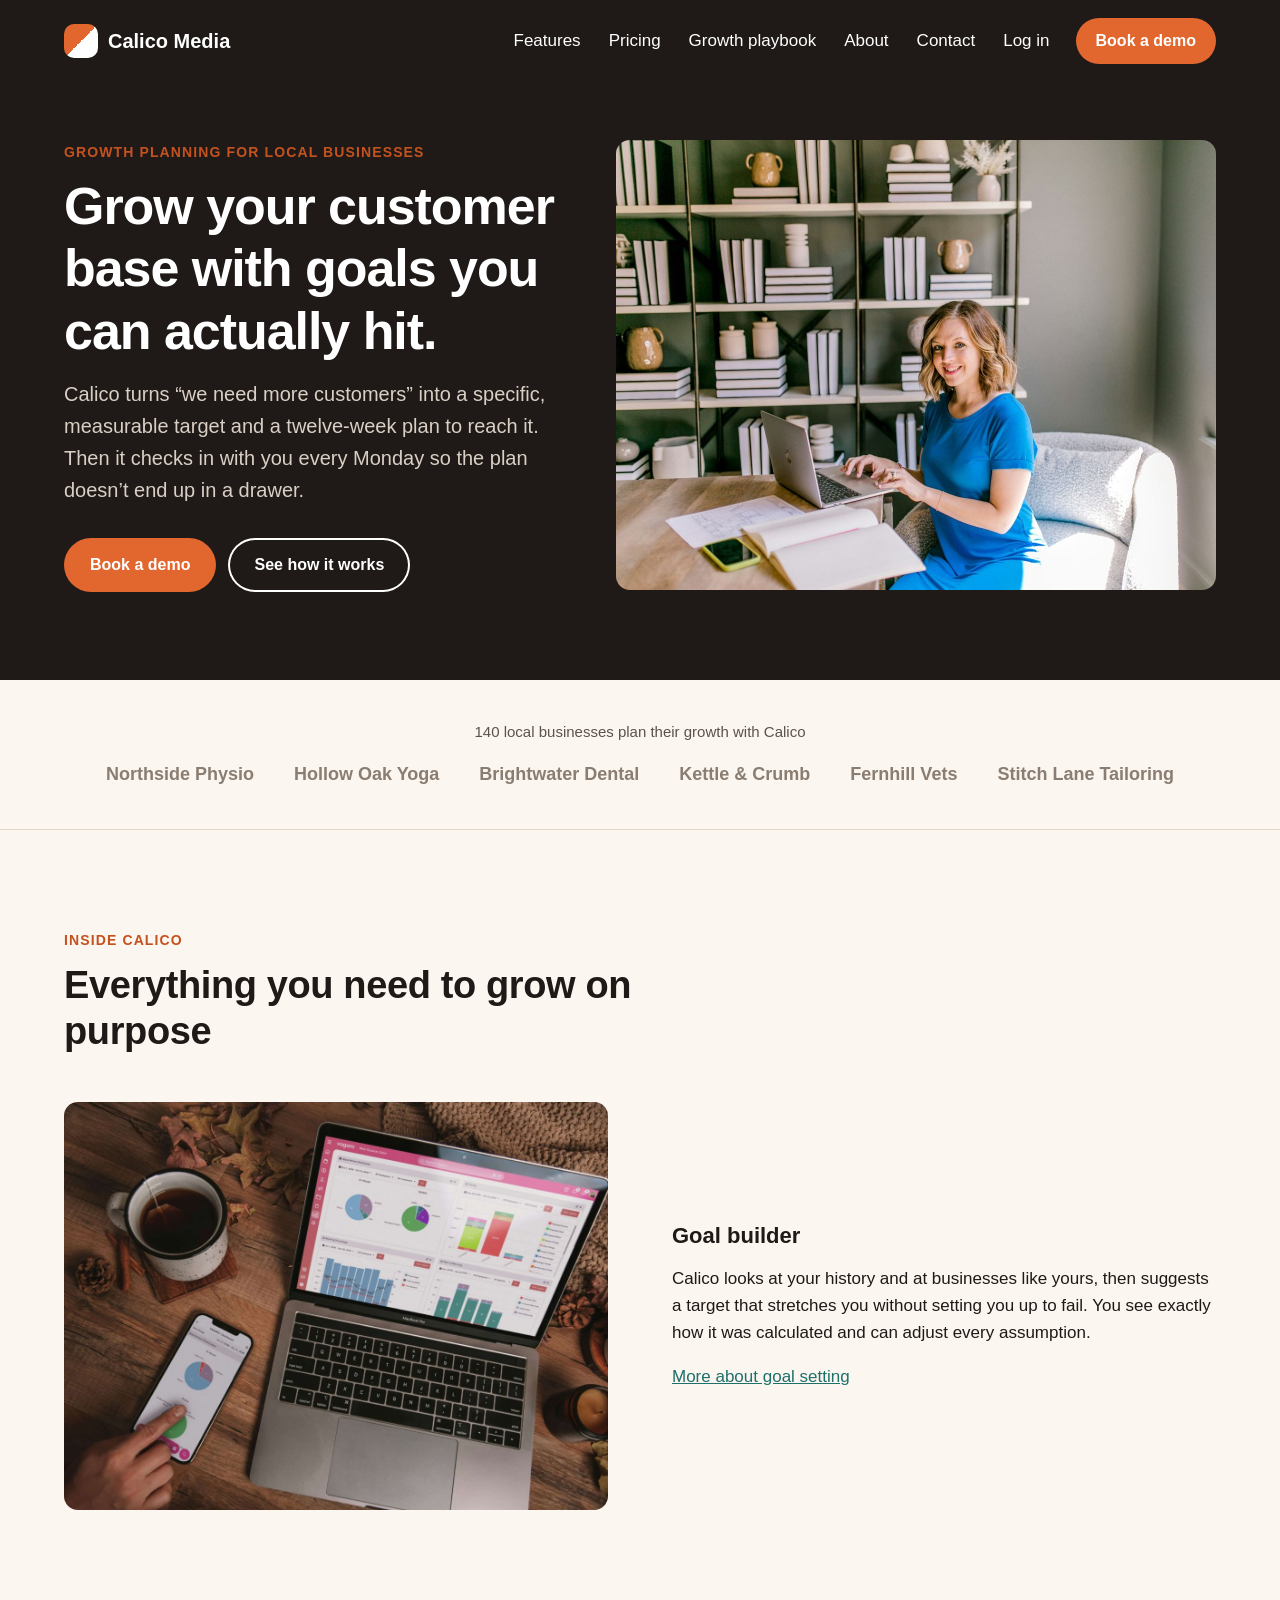
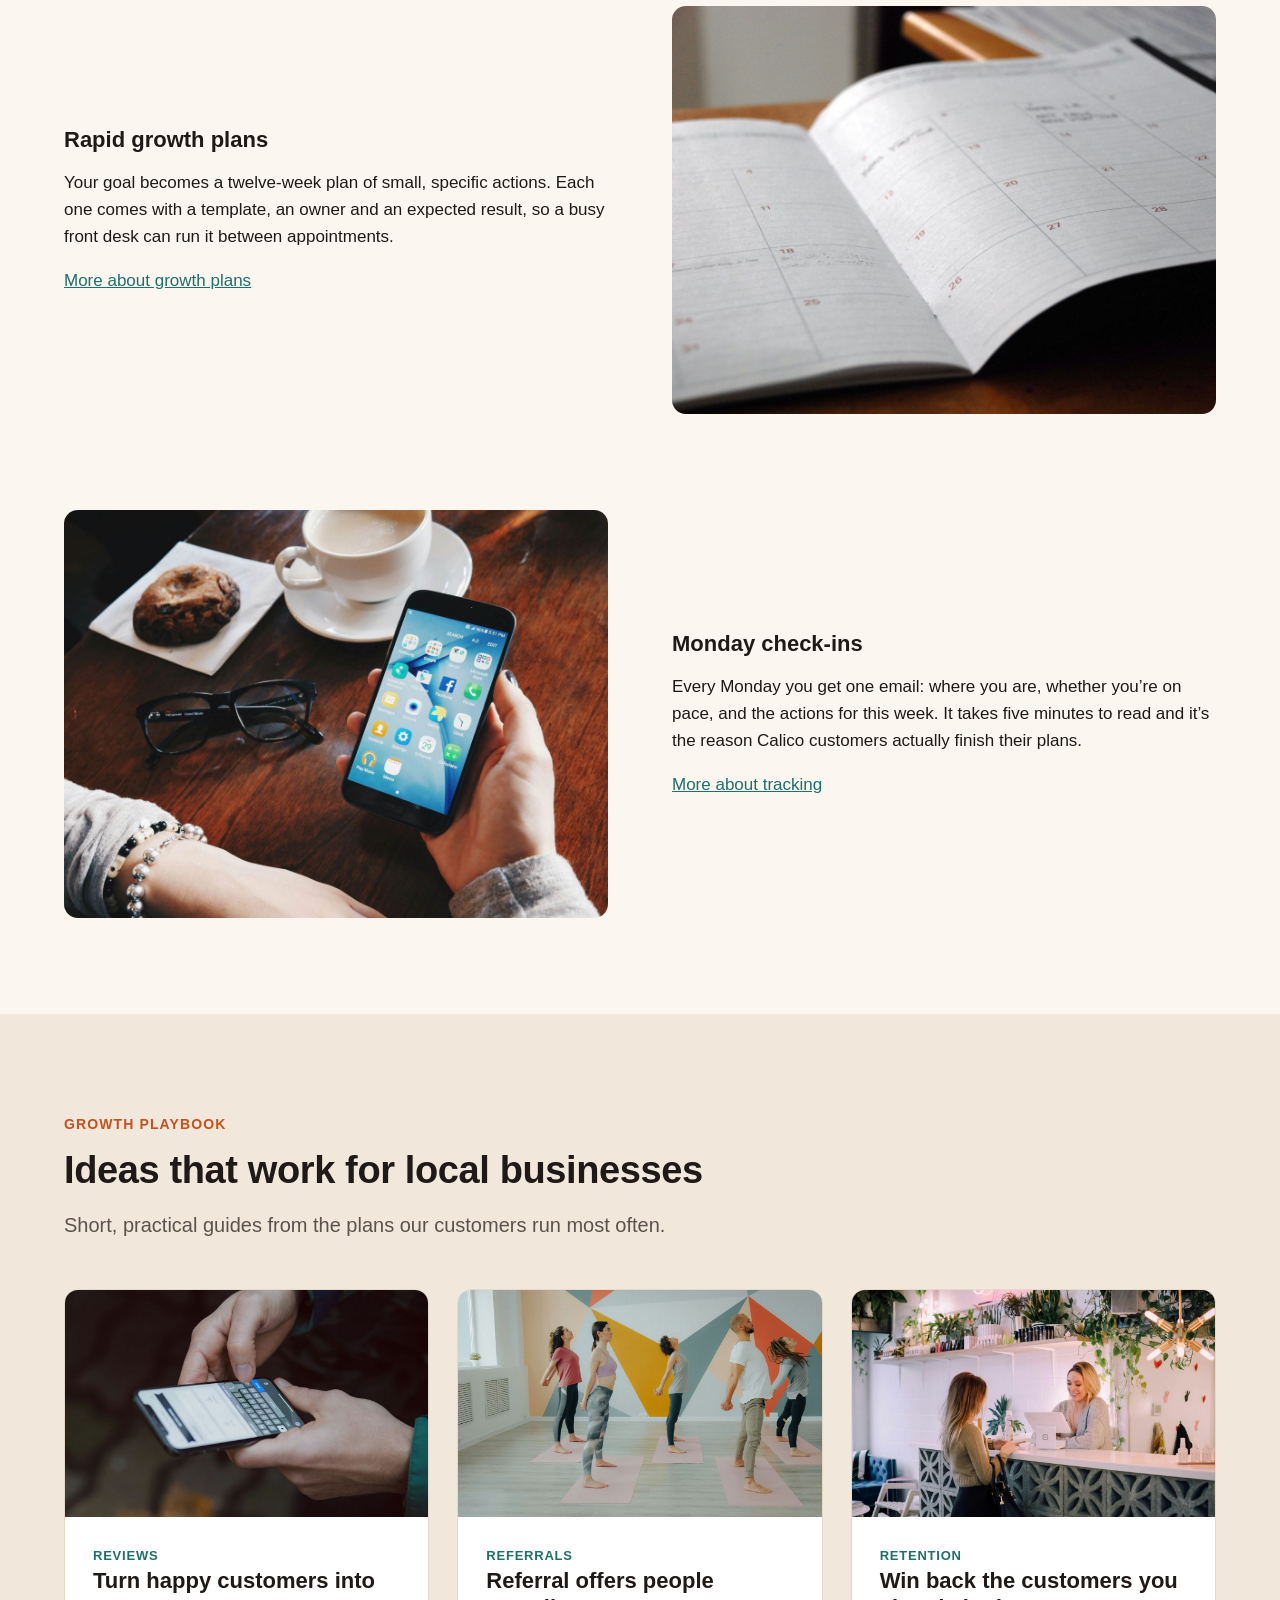
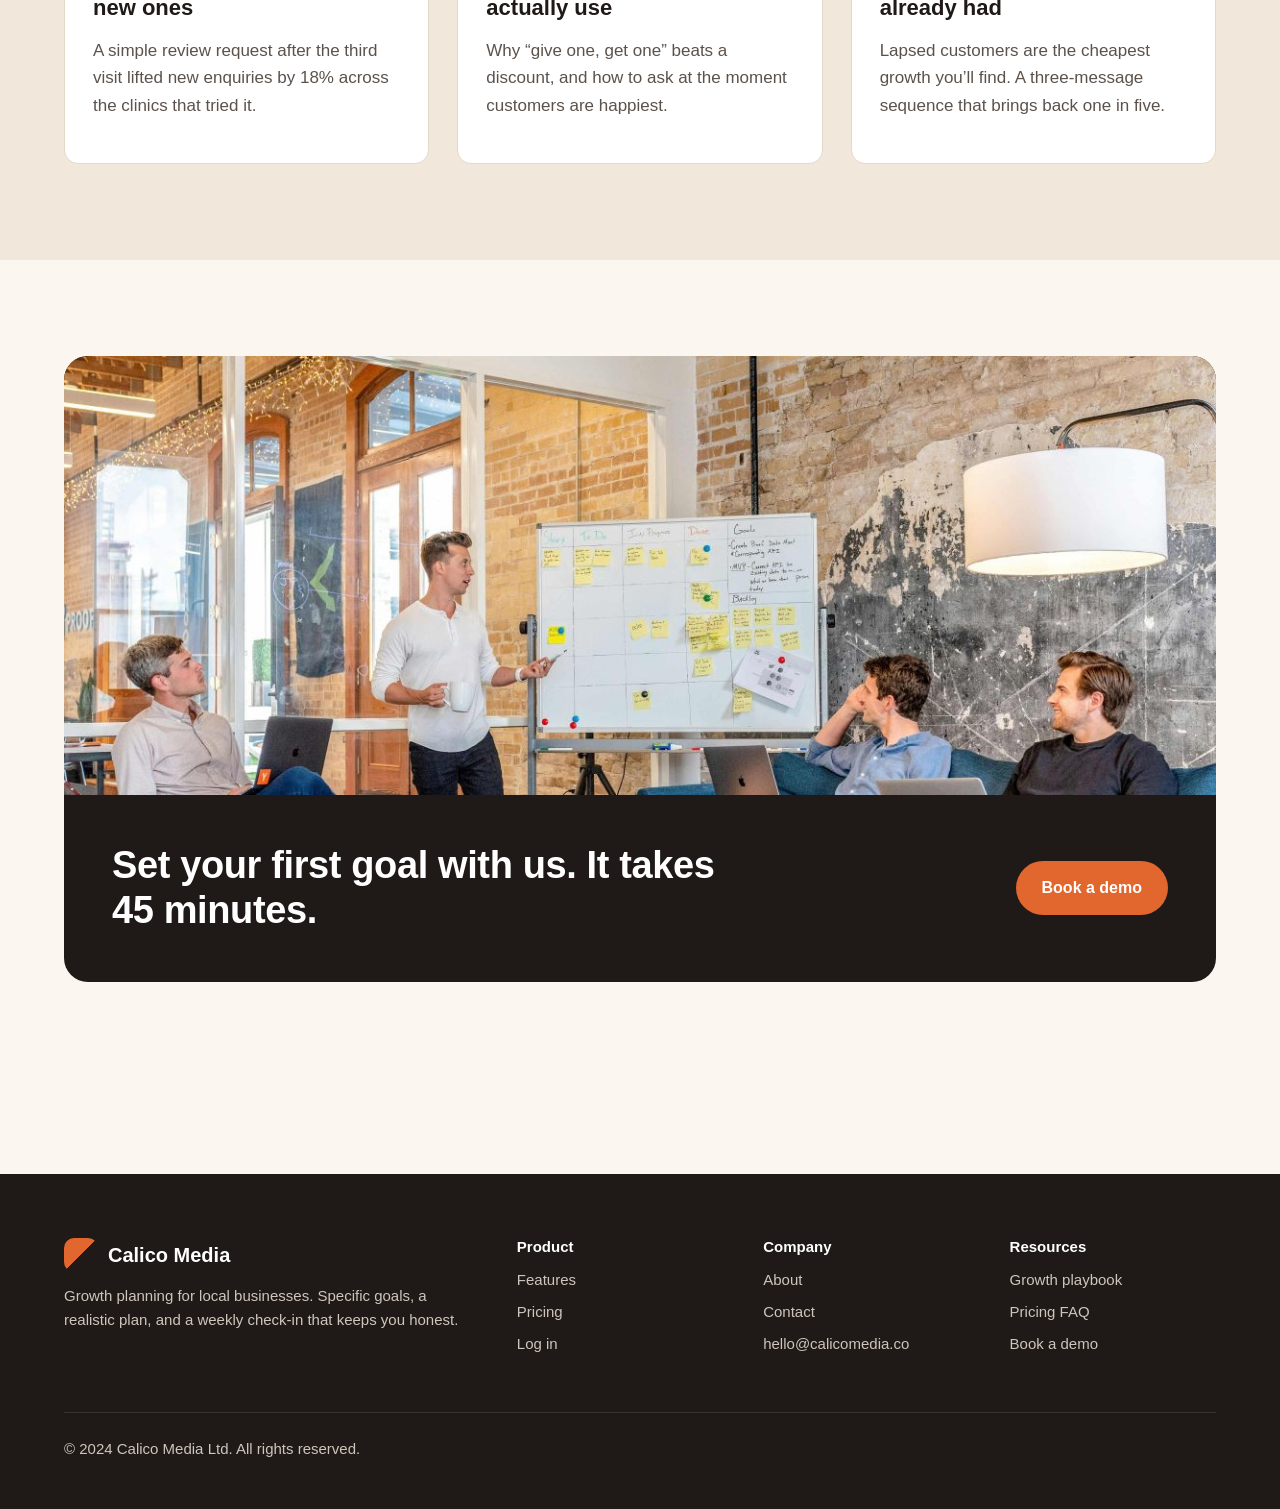
<file: public/index.html>
<!doctype html>
<html lang="en">
  <head>
    <meta charset="utf-8" />
    <meta name="viewport" content="width=device-width, initial-scale=1" />
    <title>Calico Media | Growth planning for local businesses</title>
    <meta
      name="description"
      content="Calico helps local businesses grow their customer base with specific, measurable, realistic goals and a rapid growth plan you can run every week."
    />
    <link rel="stylesheet" href="css/styles.css" />
  </head>
  <body>
    <header class="site-header site-header--home">
      <div class="container">
        <a class="logo" href="index.html"
          ><span class="logo-mark"></span>Calico Media</a
        >
        <nav aria-label="Main">
          <ul class="nav-links">
            <li><a href="features.html">Features</a></li>
            <li><a href="pricing.html">Pricing</a></li>
            <li><a href="#playbook">Growth playbook</a></li>
            <li><a href="about.html">About</a></li>
            <li><a href="contact.html">Contact</a></li>
            <li><a href="https://app.calicomedia.co/login">Log in</a></li>
            <li><a class="btn" href="contact.html">Book a demo</a></li>
          </ul>
        </nav>
      </div>
    </header>

    <main>
      <section class="hero">
        <div class="container hero-inner">
          <div class="hero-text">
            <span class="eyebrow">Growth planning for local businesses</span>
            <h1>Grow your customer base with goals you can actually hit.</h1>
            <p class="lead">
              Calico turns &ldquo;we need more customers&rdquo; into a specific,
              measurable target and a twelve-week plan to reach it. Then it
              checks in with you every Monday so the plan doesn&rsquo;t end up
              in a drawer.
            </p>
            <div class="hero-actions">
              <a class="btn" href="contact.html">Book a demo</a>
              <a class="btn btn--ghost" href="features.html"
                >See how it works</a
              >
            </div>
          </div>
          <div class="hero-media">
            <img
              class="hero-image"
              src="images/hero-weekly-plan-1200px.jpg"
              srcset="images/hero-weekly-plan-1200px.jpg 1200w, images/hero-weekly-plan-800px.jpg 800w, images/hero-weekly-plan-400px.jpg 400w"
              alt="A business owner at her desk with a laptop and an open planner"
            />
          </div>
        </div>
      </section>

      <section class="trust">
        <div class="container">
          <p>140 local businesses plan their growth with Calico</p>
          <ul class="trust-list">
            <li>Northside Physio</li>
            <li>Hollow Oak Yoga</li>
            <li>Brightwater Dental</li>
            <li>Kettle &amp; Crumb</li>
            <li>Fernhill Vets</li>
            <li>Stitch Lane Tailoring</li>
          </ul>
        </div>
      </section>

      <section class="section">
        <div class="container">
          <div class="section-intro">
            <span class="eyebrow">Inside Calico</span>
            <h2>Everything you need to grow on purpose</h2>
          </div>

          <div class="feature-row">
            <div class="feature-media">
              <img
                src="images/feature-goal-builder-1200px.jpg"
                srcset="images/feature-goal-builder-1200px.jpg 1200w, images/feature-goal-builder-800px.jpg 800w, images/feature-goal-builder-400px.jpg 400w"
                alt="Growth charts on a laptop and phone beside a cup of tea"
                loading="lazy"
              />
            </div>
            <div>
              <h3>Goal builder</h3>
              <p>
                Calico looks at your history and at businesses like yours, then
                suggests a target that stretches you without setting you up to
                fail. You see exactly how it was calculated and can adjust every
                assumption.
              </p>
              <a href="features.html">More about goal setting</a>
            </div>
          </div>

          <div class="feature-row feature-row--reverse">
            <div class="feature-media">
              <img
                src="images/feature-growth-plan-1200px.jpg"
                srcset="images/feature-growth-plan-1200px.jpg 1200w, images/feature-growth-plan-800px.jpg 800w, images/feature-growth-plan-400px.jpg 400w"
                alt="An open planner showing the weeks ahead"
                loading="lazy"
              />
            </div>
            <div>
              <h3>Rapid growth plans</h3>
              <p>
                Your goal becomes a twelve-week plan of small, specific actions.
                Each one comes with a template, an owner and an expected result,
                so a busy front desk can run it between appointments.
              </p>
              <a href="features.html">More about growth plans</a>
            </div>
          </div>

          <div class="feature-row">
            <div class="feature-media">
              <img
                src="images/feature-monday-checkin-1200px.jpg"
                srcset="images/feature-monday-checkin-1200px.jpg 1200w, images/feature-monday-checkin-800px.jpg 800w, images/feature-monday-checkin-400px.jpg 400w"
                alt="Checking a phone over coffee on a Monday morning"
                loading="lazy"
              />
            </div>
            <div>
              <h3>Monday check-ins</h3>
              <p>
                Every Monday you get one email: where you are, whether
                you&rsquo;re on pace, and the actions for this week. It takes
                five minutes to read and it&rsquo;s the reason Calico customers
                actually finish their plans.
              </p>
              <a href="features.html">More about tracking</a>
            </div>
          </div>
        </div>
      </section>

      <section class="section section--sand" id="playbook">
        <div class="container">
          <div class="section-intro">
            <span class="eyebrow">Growth playbook</span>
            <h2>Ideas that work for local businesses</h2>
            <p class="lead">
              Short, practical guides from the plans our customers run most
              often.
            </p>
          </div>
          <div class="playbook-grid">
            <article class="card">
              <img
                src="images/playbook-reviews-1200px.jpg"
                srcset="images/playbook-reviews-1200px.jpg 1200w, images/playbook-reviews-800px.jpg 800w, images/playbook-reviews-400px.jpg 400w"
                alt="A customer typing a review on their phone"
                loading="lazy"
              />
              <div class="card-body">
                <span class="card-tag">Reviews</span>
                <h3>Turn happy customers into new ones</h3>
                <p>
                  A simple review request after the third visit lifted new
                  enquiries by 18% across the clinics that tried it.
                </p>
              </div>
            </article>
            <article class="card">
              <img
                src="images/playbook-referrals-1200px.jpg"
                srcset="images/playbook-referrals-1200px.jpg 1200w, images/playbook-referrals-800px.jpg 800w, images/playbook-referrals-400px.jpg 400w"
                alt="A group class stretching together in a yoga studio"
                loading="lazy"
              />
              <div class="card-body">
                <span class="card-tag">Referrals</span>
                <h3>Referral offers people actually use</h3>
                <p>
                  Why &ldquo;give one, get one&rdquo; beats a discount, and how
                  to ask at the moment customers are happiest.
                </p>
              </div>
            </article>
            <article class="card">
              <img
                src="images/playbook-rebooking-1200px.jpg"
                srcset="images/playbook-rebooking-1200px.jpg 1200w, images/playbook-rebooking-800px.jpg 800w, images/playbook-rebooking-400px.jpg 400w"
                alt="A customer at the front desk booking her next visit"
                loading="lazy"
              />
              <div class="card-body">
                <span class="card-tag">Retention</span>
                <h3>Win back the customers you already had</h3>
                <p>
                  Lapsed customers are the cheapest growth you&rsquo;ll find. A
                  three-message sequence that brings back one in five.
                </p>
              </div>
            </article>
          </div>
        </div>
      </section>

      <section class="section">
        <div class="container">
          <div class="cta-band">
            <img
              src="images/team-workshop-1200px.jpg"
               srcset="images/team-workshop-1200px.jpg 1200w, images/team-workshop-800px.jpg 800w, images/team-workshop-400px.jpg 400w, "
              alt="The Calico Media team planning around a whiteboard"
              loading="lazy"
            />
            <div class="cta-body">
              <h2>Set your first goal with us. It takes 45 minutes.</h2>
              <a class="btn" href="contact.html">Book a demo</a>
            </div>
          </div>
        </div>
      </section>
    </main>

    <footer class="site-footer">
      <div class="container">
        <div class="footer-grid">
          <div>
            <a class="logo" href="index.html"
              ><span class="logo-mark"></span>Calico Media</a
            >
            <p>
              Growth planning for local businesses. Specific goals, a realistic
              plan, and a weekly check-in that keeps you honest.
            </p>
          </div>
          <div>
            <h4>Product</h4>
            <ul>
              <li><a href="features.html">Features</a></li>
              <li><a href="pricing.html">Pricing</a></li>
              <li><a href="https://app.calicomedia.co/login">Log in</a></li>
            </ul>
          </div>
          <div>
            <h4>Company</h4>
            <ul>
              <li><a href="about.html">About</a></li>
              <li><a href="contact.html">Contact</a></li>
              <li>
                <a href="mailto:hello@calicomedia.co">hello@calicomedia.co</a>
              </li>
            </ul>
          </div>
          <div>
            <h4>Resources</h4>
            <ul>
              <li><a href="index.html#playbook">Growth playbook</a></li>
              <li><a href="pricing.html#faq">Pricing FAQ</a></li>
              <li><a href="contact.html">Book a demo</a></li>
            </ul>
          </div>
        </div>
        <div class="footer-bottom">
          <p>&copy; 2024 Calico Media Ltd. All rights reserved.</p>
        </div>
      </div>
    </footer>
  </body>
</html>
</file>
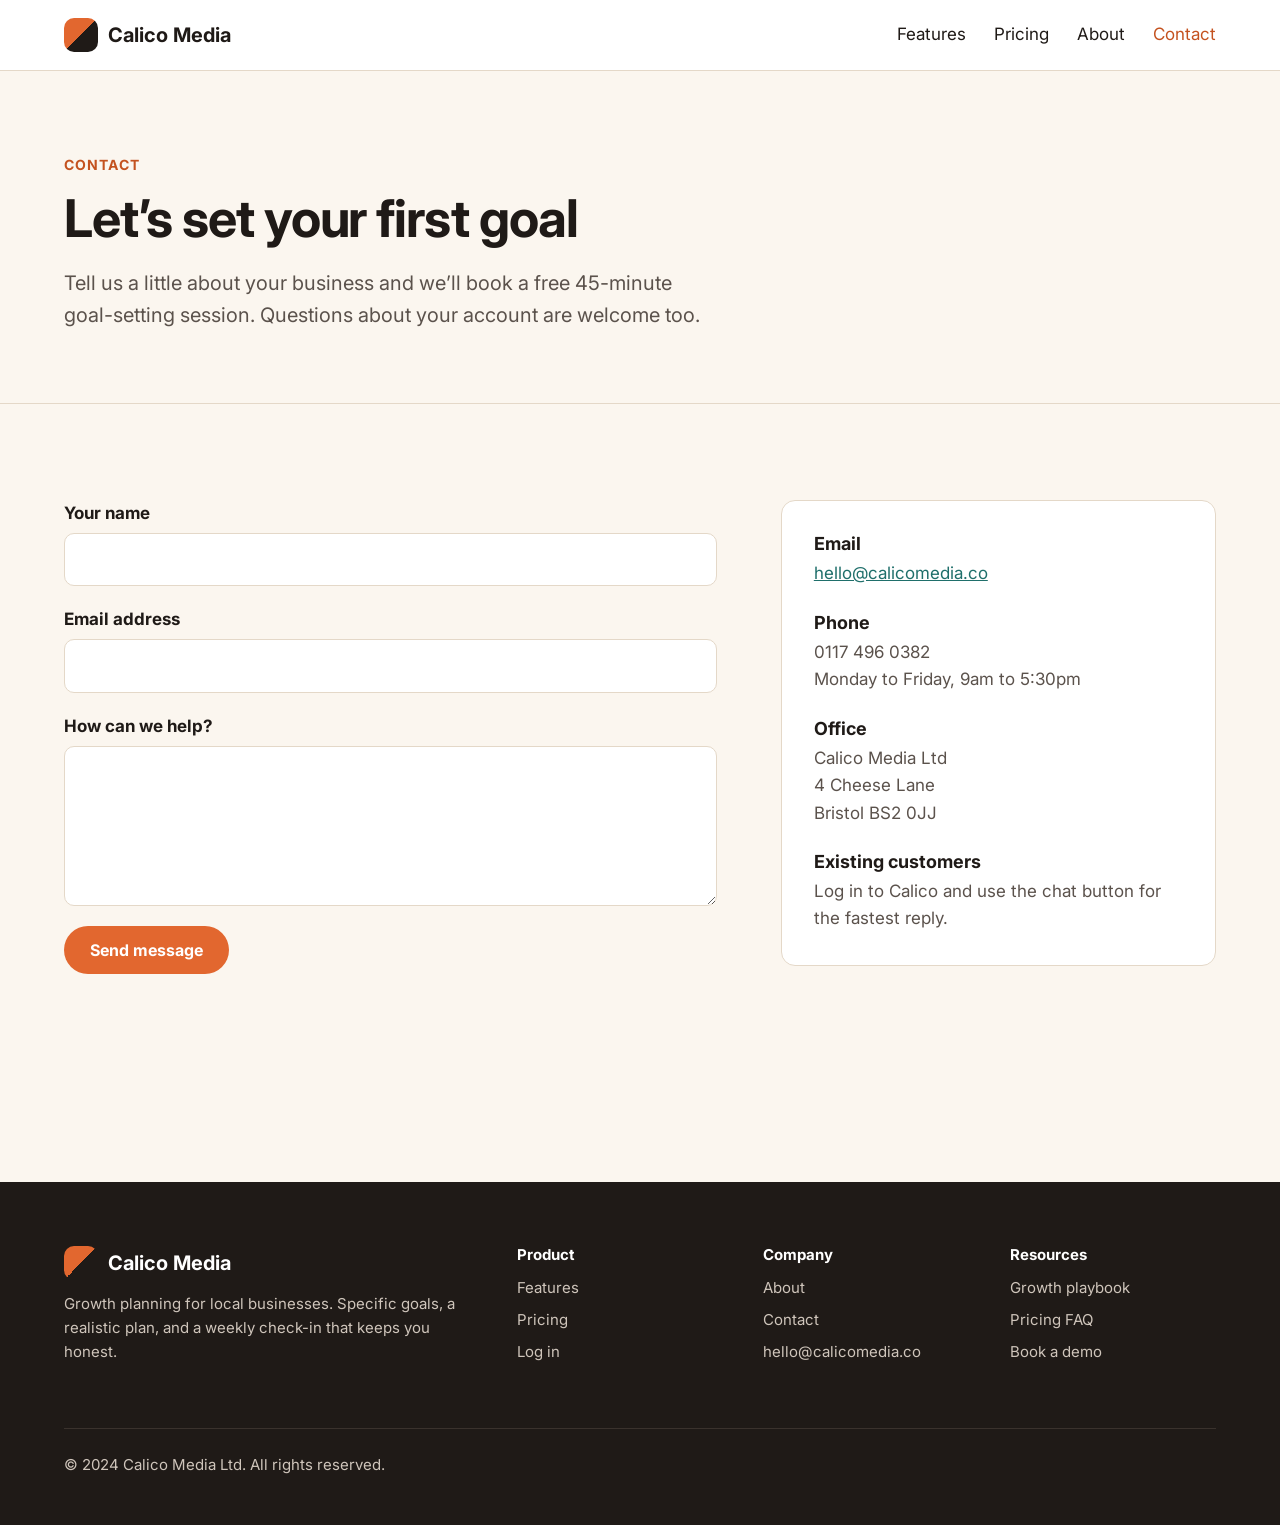
<file: public/contact.html>
<!doctype html>
<html lang="en">
  <head>
    <meta charset="utf-8" />
    <meta name="viewport" content="width=device-width, initial-scale=1" />
    <title>Contact | Calico Media</title>
    <meta
      name="description"
      content="Book a demo or ask us a question. We reply within one business day."
    />
    <link rel="preconnect" href="https://fonts.googleapis.com" />
    <link rel="preconnect" href="https://fonts.gstatic.com" crossorigin />
    <link
      href="https://fonts.googleapis.com/css2?family=Inter:wght@100;200;300;400;500;600;700;800;900&display=swap"
      rel="stylesheet"
    />
    <link rel="stylesheet" href="css/styles.css" />
  </head>
  <body>
    <header class="site-header">
      <div class="container">
        <a class="logo" href="index.html"
          ><span class="logo-mark"></span>Calico Media</a
        >
        <nav aria-label="Main">
          <ul class="nav-links">
            <li><a href="features.html">Features</a></li>
            <li><a href="pricing.html">Pricing</a></li>
            <li><a href="about.html">About</a></li>
            <li><a href="contact.html" aria-current="page">Contact</a></li>
          </ul>
        </nav>
      </div>
    </header>

    <main>
      <section class="page-header">
        <div class="container">
          <span class="eyebrow">Contact</span>
          <h1>Let&rsquo;s set your first goal</h1>
          <p class="lead">
            Tell us a little about your business and we&rsquo;ll book a free
            45-minute goal-setting session. Questions about your account are
            welcome too.
          </p>
        </div>
      </section>

      <section class="section">
        <div class="container contact-layout">
          <form
            class="contact-form"
            id="contact-form"
            action="/contact"
            method="post"
          >
            <label for="name">Your name</label>
            <input type="text" id="name" name="name" required />

            <label for="email">Email address</label>
            <input type="email" id="email" name="email" required />

            <label for="message">How can we help?</label>
            <textarea id="message" name="message" required></textarea>

            <button class="btn" type="submit">Send message</button>
            <p class="form-status" id="form-status" role="status"></p>
            <div class="honeypot" aria-hidden="true">
              <label for="website">Website</label>
              <input
                id="website"
                name="website"
                type="text"
                tabindex="-1"
                autocomplete="off"
              />
            </div>
          </form>

          <aside class="contact-aside">
            <h3>Email</h3>
            <p>
              <a href="mailto:hello@calicomedia.co">hello@calicomedia.co</a>
            </p>
            <h3>Phone</h3>
            <p>0117 496 0382<br />Monday to Friday, 9am to 5:30pm</p>
            <h3>Office</h3>
            <p>Calico Media Ltd<br />4 Cheese Lane<br />Bristol BS2 0JJ</p>
            <h3>Existing customers</h3>
            <p>
              Log in to Calico and use the chat button for the fastest reply.
            </p>
          </aside>
        </div>
      </section>
    </main>

    <footer class="site-footer">
      <div class="container">
        <div class="footer-grid">
          <div>
            <a class="logo" href="index.html"
              ><span class="logo-mark"></span>Calico Media</a
            >
            <p>
              Growth planning for local businesses. Specific goals, a realistic
              plan, and a weekly check-in that keeps you honest.
            </p>
          </div>
          <div>
            <h4>Product</h4>
            <ul>
              <li><a href="features.html">Features</a></li>
              <li><a href="pricing.html">Pricing</a></li>
              <li><a href="https://app.calicomedia.co/login">Log in</a></li>
            </ul>
          </div>
          <div>
            <h4>Company</h4>
            <ul>
              <li><a href="about.html">About</a></li>
              <li><a href="contact.html">Contact</a></li>
              <li>
                <a href="mailto:hello@calicomedia.co">hello@calicomedia.co</a>
              </li>
            </ul>
          </div>
          <div>
            <h4>Resources</h4>
            <ul>
              <li><a href="index.html#playbook">Growth playbook</a></li>
              <li><a href="pricing.html#faq">Pricing FAQ</a></li>
              <li><a href="contact.html">Book a demo</a></li>
            </ul>
          </div>
        </div>
        <div class="footer-bottom">
          <p>&copy; 2024 Calico Media Ltd. All rights reserved.</p>
        </div>
      </div>
    </footer>
    <script src="js/contact.js"></script>
  </body>
</html>
</file>
<file: public/css/styles.css>
/* Calico Media marketing site */

:root {
  --ink: #1f1a17;
  --ink-soft: #5b524c;
  --cream: #fbf6ef;
  --sand: #f1e7da;
  --white: #ffffff;
  --orange: #e2672f;
  --orange-dark: #c4521f;
  --teal: #1f6f6b;
  --line: #e4d8c8;
  --radius: 14px;
}

*,
*::before,
*::after {
  box-sizing: border-box;
}

body {
  margin: 0;
  font-family: 'Inter', -apple-system, BlinkMacSystemFont, 'Segoe UI', sans-serif;
  font-weight: 400;
  font-size: 17px;
  line-height: 1.6;
  color: var(--ink);
  background: var(--cream);
}

h1,
h2,
h3,
h4 {
  font-weight: 700;
  line-height: 1.2;
  margin: 0 0 16px;
}

h1 {
  font-size: 52px;
  letter-spacing: -0.02em;
}

h2 {
  font-size: 38px;
  letter-spacing: -0.01em;
}

h3 {
  font-size: 22px;
}

p {
  margin: 0 0 16px;
}

a {
  color: var(--teal);
}

img {
  max-width: 100%;
}

.container {
  max-width: 1200px;
  margin: 0 auto;
  padding: 0 24px;
}

.section {
  padding: 96px 0;
}

.section--sand {
  background: var(--sand);
}

.eyebrow {
  display: inline-block;
  font-size: 14px;
  font-weight: 700;
  letter-spacing: 0.08em;
  text-transform: uppercase;
  color: var(--orange-dark);
  margin-bottom: 12px;
}

.lead {
  font-size: 20px;
  color: var(--ink-soft);
  max-width: 640px;
}

.section-intro {
  max-width: 680px;
  margin-bottom: 48px;
}

.btn {
  display: inline-block;
  padding: 14px 26px;
  border-radius: 999px;
  background: var(--orange);
  color: var(--white);
  font-weight: 700;
  text-decoration: none;
  border: 0;
  font-size: 16px;
  font-family: inherit;
  cursor: pointer;
}

.btn:hover {
  background: var(--orange-dark);
}

.btn--ghost {
  background: transparent;
  color: inherit;
  box-shadow: inset 0 0 0 2px currentColor;
}

.btn--ghost:hover {
  background: rgba(255, 255, 255, 0.1);
}

/* Header */

.site-header {
  background: var(--white);
  border-bottom: 1px solid var(--line);
}

.site-header .container {
  display: flex;
  flex-wrap: wrap;
  align-items: center;
  justify-content: space-between;
  gap: 12px 32px;
  padding-top: 18px;
  padding-bottom: 18px;
}

.logo {
  display: flex;
  align-items: center;
  gap: 10px;
  flex-shrink: 0;
  font-size: 20px;
  font-weight: 700;
  color: var(--ink);
  text-decoration: none;
}

.logo-mark {
  width: 34px;
  height: 34px;
  border-radius: 10px;
  background: linear-gradient(135deg, var(--orange) 0%, var(--orange) 50%, var(--ink) 50%, var(--ink) 100%);
}

.nav-links {
  display: flex;
  flex-wrap: wrap;
  align-items: center;
  gap: 8px 28px;
  list-style: none;
  margin: 0;
  padding: 0;
}

.nav-links a {
  color: var(--ink);
  text-decoration: none;
}

.nav-links a:hover,
.nav-links a[aria-current='page'] {
  color: var(--orange-dark);
}

.site-header--home {
  background: var(--ink);
  border-bottom: 0;
}

.site-header--home .logo,
.site-header--home .nav-links a {
  color: var(--white);
}

.site-header--home .logo-mark {
  background: linear-gradient(135deg, var(--orange) 0%, var(--orange) 50%, var(--white) 50%, var(--white) 100%);
}

.site-header--home .container {
  flex-wrap: nowrap;
}

.site-header--home nav {
  min-width: 0;
}

.site-header--home .nav-links {
  flex-wrap: nowrap;
  gap: 0;
}

.site-header--home .nav-links li {
  min-width: 0;
}

.site-header--home .nav-links a {
  display: block;
  padding: 0 14px;
  white-space: nowrap;
}

.site-header--home .nav-links li:last-child {
  flex-shrink: 0;
}

.site-header--home .nav-links .btn {
  margin-left: 12px;
  padding: 10px 20px;
}

/* Home hero */

.hero {
  background: var(--ink);
  color: var(--white);
  padding: 56px 0 88px;
}

.hero-inner {
  display: flex;
  align-items: center;
  gap: 56px;
}

.hero-text {
  flex: 1;
}

.hero-text .lead {
  color: #d9cfc5;
}

.hero-actions {
  display: flex;
  flex-wrap: wrap;
  gap: 12px;
  margin-top: 32px;
}

.hero-media {
  width: 600px;
  flex-shrink: 0;
}

.hero-image {
  width: 100%;
  aspect-ratio: 4 / 3;
  object-fit: cover;
  border-radius: var(--radius);
  display: block;
}

/* Trust strip */

.trust {
  padding: 40px 0;
  border-bottom: 1px solid var(--line);
  text-align: center;
}

.trust p {
  color: var(--ink-soft);
  font-size: 15px;
}

.trust-list {
  display: flex;
  flex-wrap: wrap;
  justify-content: center;
  gap: 12px 40px;
  list-style: none;
  margin: 0;
  padding: 0;
  font-weight: 700;
  font-size: 18px;
  color: #8a7d72;
}

/* Steps */

.steps {
  display: grid;
  grid-template-columns: repeat(auto-fit, minmax(240px, 1fr));
  gap: 24px;
}

.step {
  background: var(--white);
  border: 1px solid var(--line);
  border-radius: var(--radius);
  padding: 32px;
}

.step-number {
  display: inline-flex;
  align-items: center;
  justify-content: center;
  width: 40px;
  height: 40px;
  border-radius: 50%;
  background: var(--sand);
  color: var(--orange-dark);
  font-weight: 700;
  margin-bottom: 16px;
}

/* Check list */

.check-list {
  list-style: none;
  margin: 24px 0 0;
  padding: 0;
}

.check-list li {
  position: relative;
  padding-left: 32px;
  margin-bottom: 14px;
}

.check-list li::before {
  content: '';
  position: absolute;
  left: 0;
  top: 6px;
  width: 16px;
  height: 16px;
  border-radius: 50%;
  background: var(--teal);
  box-shadow: inset 0 0 0 4px #cfe6e4;
}

/* FAQ */

.faq {
  max-width: 820px;
}

.faq details {
  border-top: 1px solid var(--line);
  padding: 20px 0;
}

.faq details:last-child {
  border-bottom: 1px solid var(--line);
}

.faq summary {
  font-weight: 700;
  font-size: 19px;
  cursor: pointer;
}

.faq details p {
  margin-top: 12px;
  color: var(--ink-soft);
}

/* Feature rows */

.feature-row {
  display: grid;
  grid-template-columns: 1fr 1fr;
  gap: 64px;
  align-items: center;
  margin-bottom: 96px;
}

.feature-row:last-child {
  margin-bottom: 0;
}

.feature-row--reverse .feature-media {
  order: 2;
}

.feature-media img {
  display: block;
  width: 100%;
  aspect-ratio: 4 / 3;
  object-fit: cover;
  border-radius: var(--radius);
}

/* Playbook */

.playbook-grid {
  display: grid;
  grid-template-columns: repeat(3, 1fr);
  gap: 28px;
}

/* Card grid */

.card-grid {
  display: grid;
  grid-template-columns: repeat(3, 1fr);
  gap: 28px;
}

.card {
  background: var(--white);
  border: 1px solid var(--line);
  border-radius: var(--radius);
  overflow: hidden;
}

.card img {
  display: block;
  width: 100%;
  aspect-ratio: 16 / 10;
  object-fit: cover;
}

.card-body {
  padding: 24px 28px 28px;
}

.card-body p {
  color: var(--ink-soft);
}

.card-tag {
  font-size: 13px;
  font-weight: 700;
  text-transform: uppercase;
  letter-spacing: 0.06em;
  color: var(--teal);
}

.icon-dot {
  width: 44px;
  height: 44px;
  border-radius: 12px;
  background: var(--sand);
  margin-bottom: 18px;
  position: relative;
}

.icon-dot::after {
  content: '';
  position: absolute;
  inset: 13px;
  border-radius: 50%;
  background: var(--orange);
}

/* CTA band */

.cta-band {
  background: var(--ink);
  color: var(--white);
  border-radius: 24px;
  overflow: hidden;
}

.cta-band img {
  display: block;
  width: 100%;
  aspect-ratio: 21 / 8;
  object-fit: cover;
}

.cta-body {
  padding: 48px;
  display: flex;
  flex-wrap: wrap;
  align-items: center;
  justify-content: space-between;
  gap: 24px;
}

.cta-body h2 {
  margin: 0;
  max-width: 620px;
}

/* Page header (inner pages) */

.page-header {
  padding: 80px 0 56px;
  border-bottom: 1px solid var(--line);
}

/* Pricing */

.pricing-grid {
  display: grid;
  grid-template-columns: repeat(auto-fit, minmax(260px, 1fr));
  gap: 24px;
  align-items: stretch;
}

.pricing-card {
  background: var(--white);
  border: 1px solid var(--line);
  border-radius: var(--radius);
  padding: 36px 32px;
  display: flex;
  flex-direction: column;
}

.pricing-card--featured {
  border: 2px solid var(--orange);
  box-shadow: 0 24px 48px rgba(226, 103, 47, 0.14);
}

.plan-badge {
  align-self: flex-start;
  font-size: 13px;
  font-weight: 700;
  background: var(--orange);
  color: var(--white);
  border-radius: 999px;
  padding: 4px 12px;
  margin-bottom: 16px;
}

.price {
  font-size: 48px;
  font-weight: 700;
  margin: 8px 0 4px;
}

.price small {
  font-size: 17px;
  font-weight: 400;
  color: var(--ink-soft);
}

.pricing-card .check-list {
  flex: 1;
  margin-bottom: 28px;
}

.pricing-card .btn {
  text-align: center;
}

.pricing-note {
  margin-top: 32px;
  color: var(--ink-soft);
  font-size: 15px;
}

/* About */

.stats {
  display: grid;
  grid-template-columns: repeat(auto-fit, minmax(160px, 1fr));
  gap: 16px;
}

.stat {
  background: var(--white);
  border: 1px solid var(--line);
  border-radius: var(--radius);
  padding: 28px 20px;
}

.stat-number {
  display: block;
  font-size: 48px;
  font-weight: 700;
  color: var(--orange-dark);
}

.stat-label {
  display: block;
  font-size: 15px;
  color: var(--ink-soft);
}

.prose {
  max-width: 720px;
}

.team-grid {
  display: grid;
  grid-template-columns: repeat(auto-fit, minmax(220px, 1fr));
  gap: 24px;
}

.person {
  background: var(--white);
  border: 1px solid var(--line);
  border-radius: var(--radius);
  padding: 28px;
}

.avatar {
  width: 56px;
  height: 56px;
  border-radius: 50%;
  background: var(--sand);
  color: var(--orange-dark);
  display: flex;
  align-items: center;
  justify-content: center;
  font-weight: 700;
  margin-bottom: 16px;
}

.person p {
  color: var(--ink-soft);
  font-size: 15px;
  margin: 0;
}

/* Contact */

.contact-layout {
  display: grid;
  grid-template-columns: 3fr 2fr;
  gap: 64px;
}

.contact-form label {
  display: block;
  font-weight: 700;
  margin-bottom: 6px;
}

.contact-form input,
.contact-form textarea {
  display: block;
  width: 100%;
  font: inherit;
  padding: 12px 14px;
  border: 1px solid var(--line);
  border-radius: 10px;
  background: var(--white);
  margin-bottom: 20px;
}

.contact-form textarea {
  min-height: 160px;
  resize: vertical;
}

.form-status {
  margin-top: 16px;
  font-weight: 700;
}

.form-status--success {
  color: var(--teal);
}

.form-status--error {
  color: #b3261e;
}

.contact-aside {
  background: var(--white);
  border: 1px solid var(--line);
  border-radius: var(--radius);
  padding: 32px;
  align-self: start;
}

.contact-aside h3 {
  font-size: 18px;
  margin-top: 24px;
  margin-bottom: 6px;
}

.contact-aside h3:first-child {
  margin-top: 0;
}

.contact-aside p {
  color: var(--ink-soft);
  margin: 0;
}

/* Footer */

.site-footer {
  background: var(--ink);
  color: #cfc5bb;
  padding: 64px 0 32px;
  margin-top: 96px;
  font-size: 15px;
}

.footer-grid {
  display: grid;
  grid-template-columns: 2fr 1fr 1fr 1fr;
  gap: 40px;
}

.site-footer h4 {
  color: var(--white);
  font-size: 15px;
  margin-bottom: 12px;
}

.site-footer ul {
  list-style: none;
  margin: 0;
  padding: 0;
}

.site-footer li {
  margin-bottom: 8px;
}

.site-footer a {
  color: #cfc5bb;
  text-decoration: none;
}

.site-footer a:hover {
  color: var(--white);
}

.site-footer .logo {
  color: var(--white);
  margin-bottom: 12px;
}

.footer-bottom {
  border-top: 1px solid #3a322d;
  margin-top: 48px;
  padding-top: 24px;
}

.honeypot {
  position: absolute;
  left: -10000px; 
  width: 1px; 
  height: 1px; 
  overflow: hidden;
}

@media (max-width: 768px) {
  h1 {
    font-size: 40px;
  }

  h2 {
    font-size: 30px;
  }

  .section {
    padding: 64px 0;
  }

  .feature-row {
    grid-template-columns: 1fr;
    gap: 32px;
    margin-bottom: 64px;
  }

  .feature-row--reverse .feature-media {
    order: 0;
  }

  .card-grid {
    grid-template-columns: repeat(2, 1fr);
  }

  .contact-layout {
    grid-template-columns: 1fr;
    gap: 40px;
  }

  .footer-grid {
    grid-template-columns: 1fr 1fr;
  }
}

@media (max-width: 480px) {
  h1 {
    font-size: 34px;
  }

  .card-grid {
    grid-template-columns: 1fr;
  }

  .cta-body {
    padding: 32px 24px;
  }

  .footer-grid {
    grid-template-columns: 1fr;
  }
}
</file>
